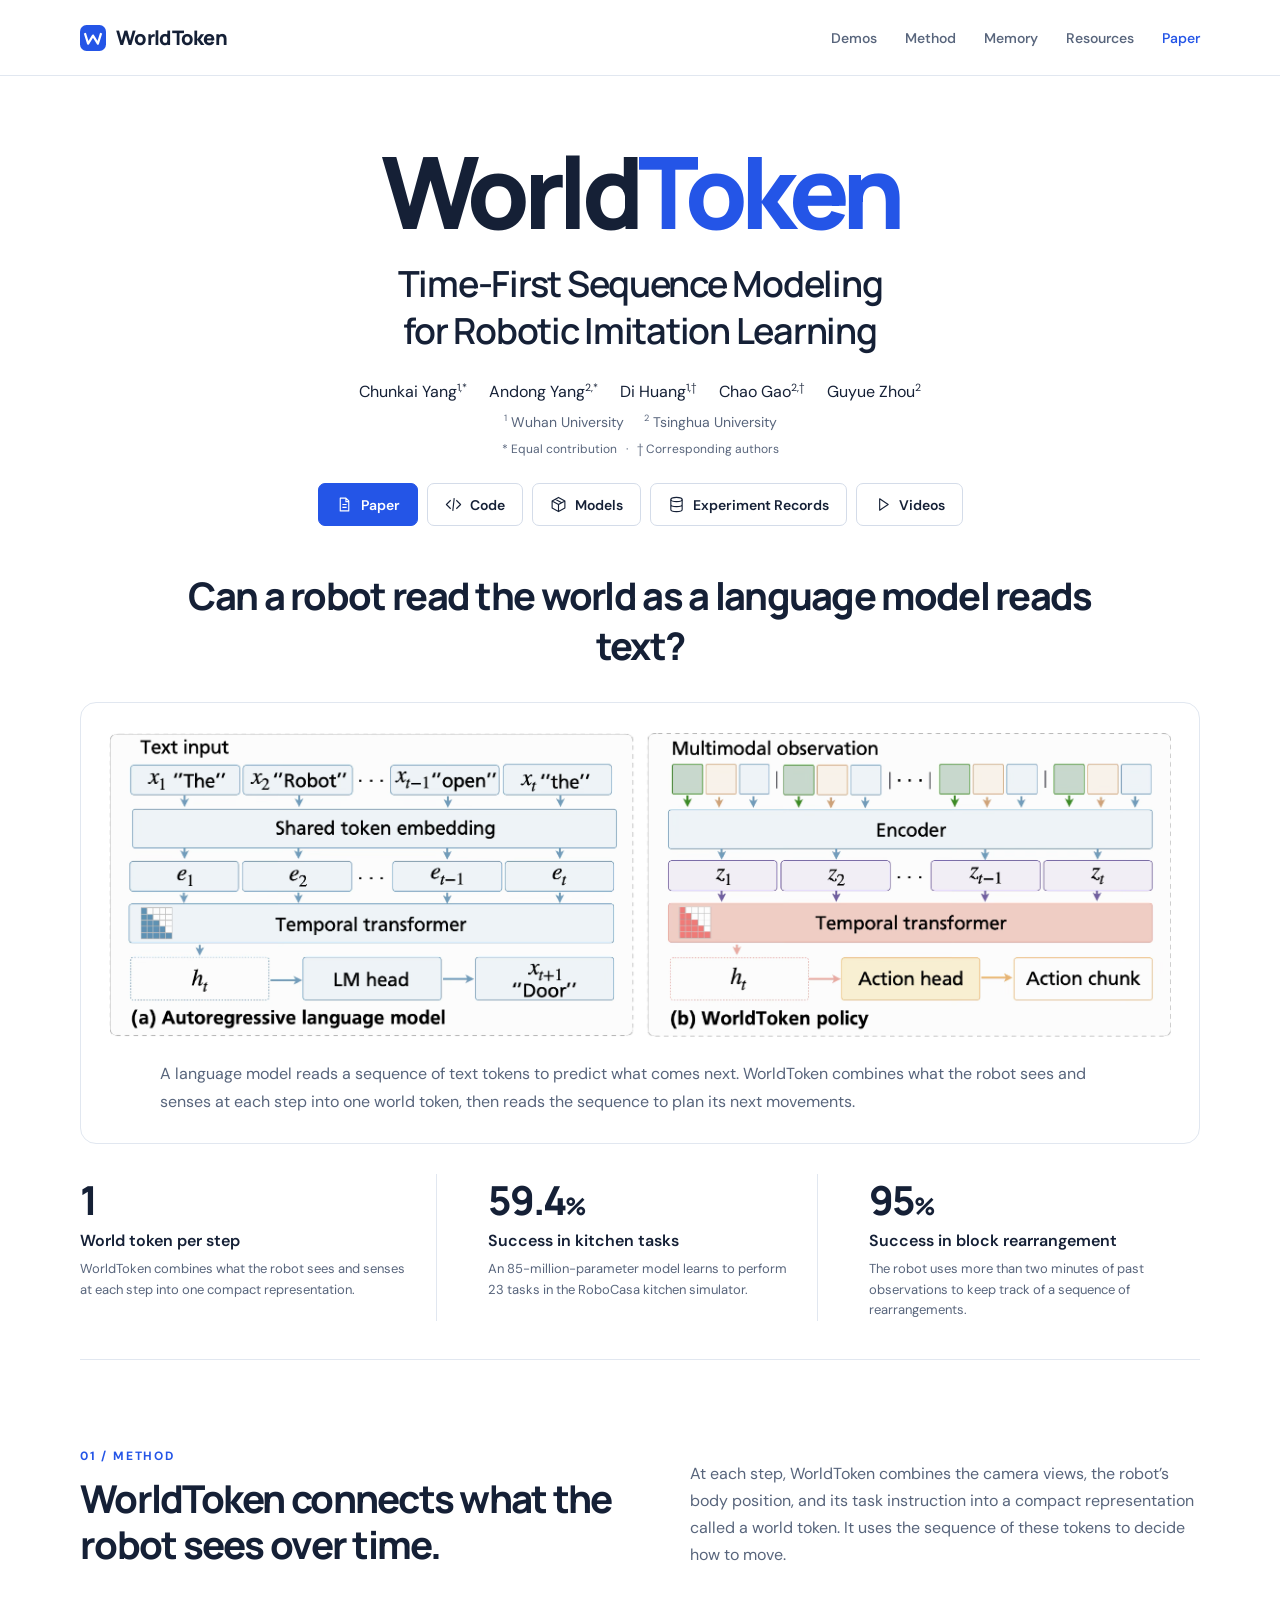
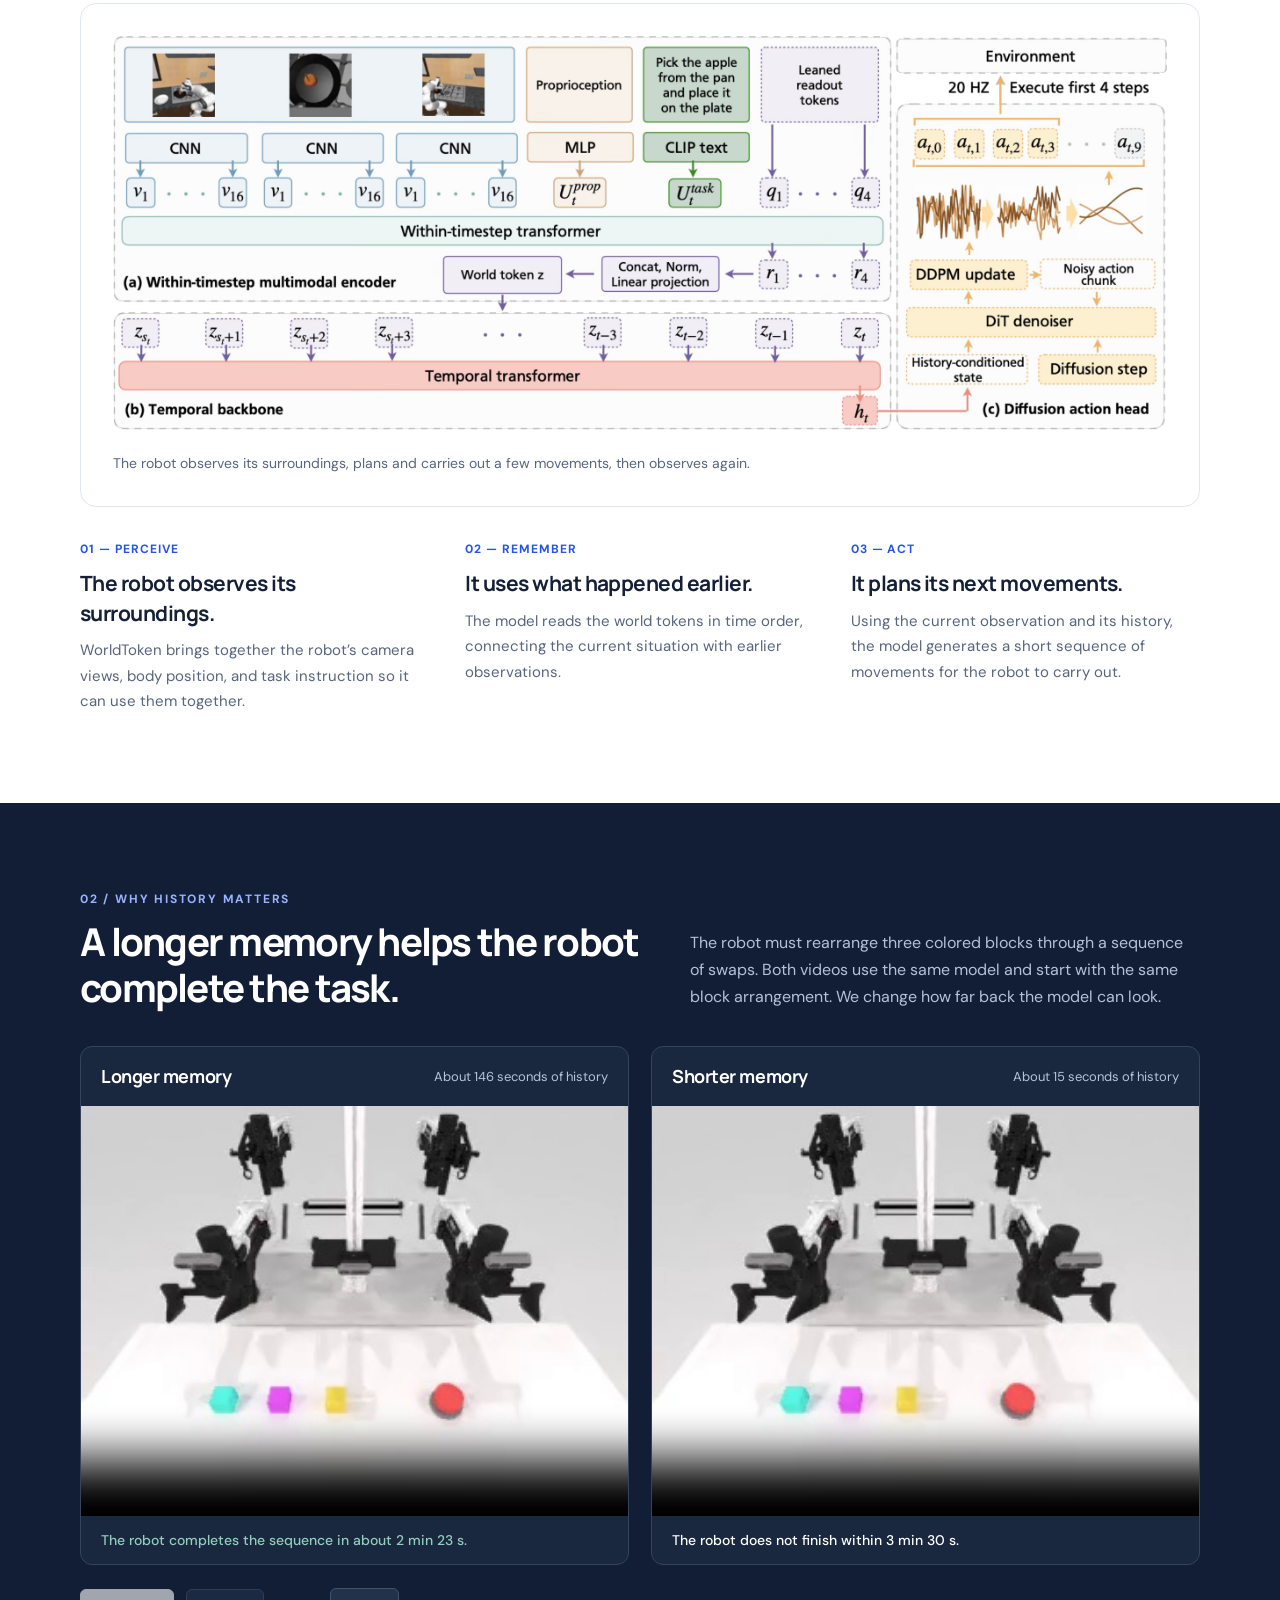
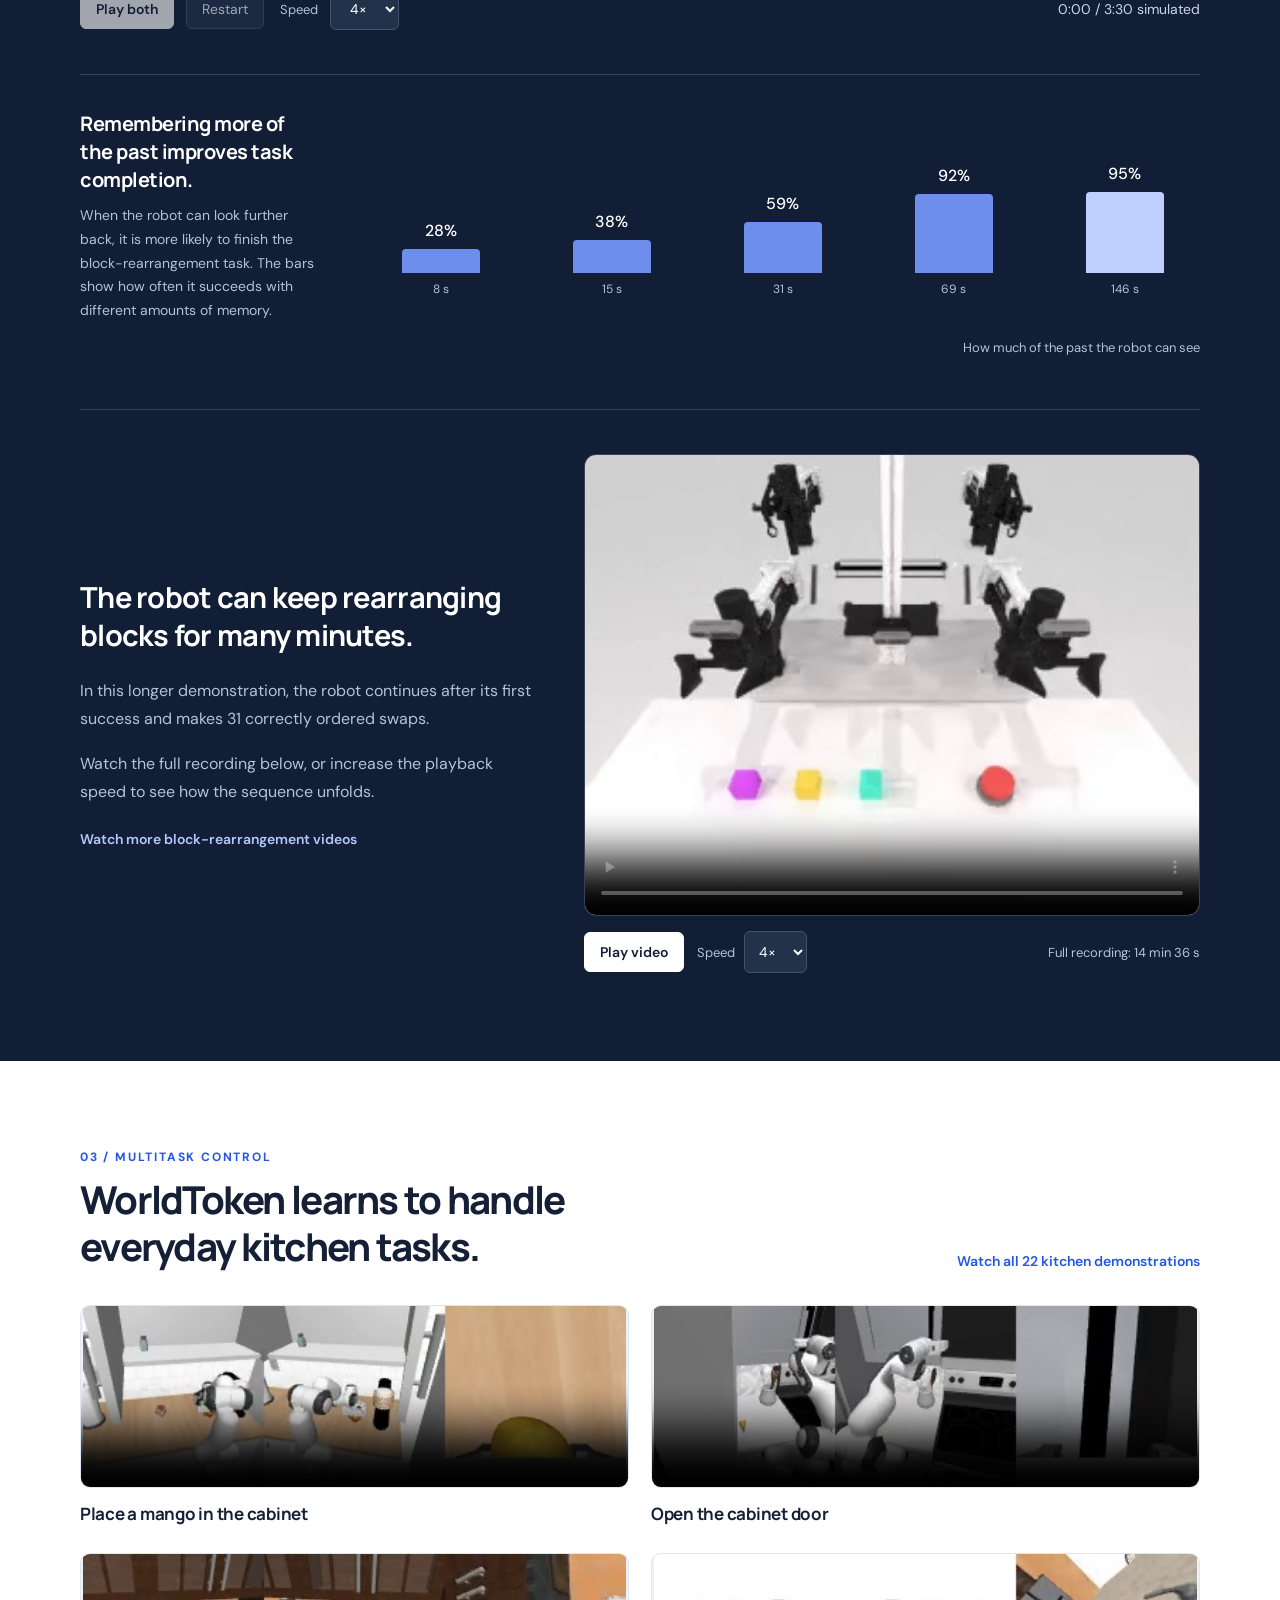
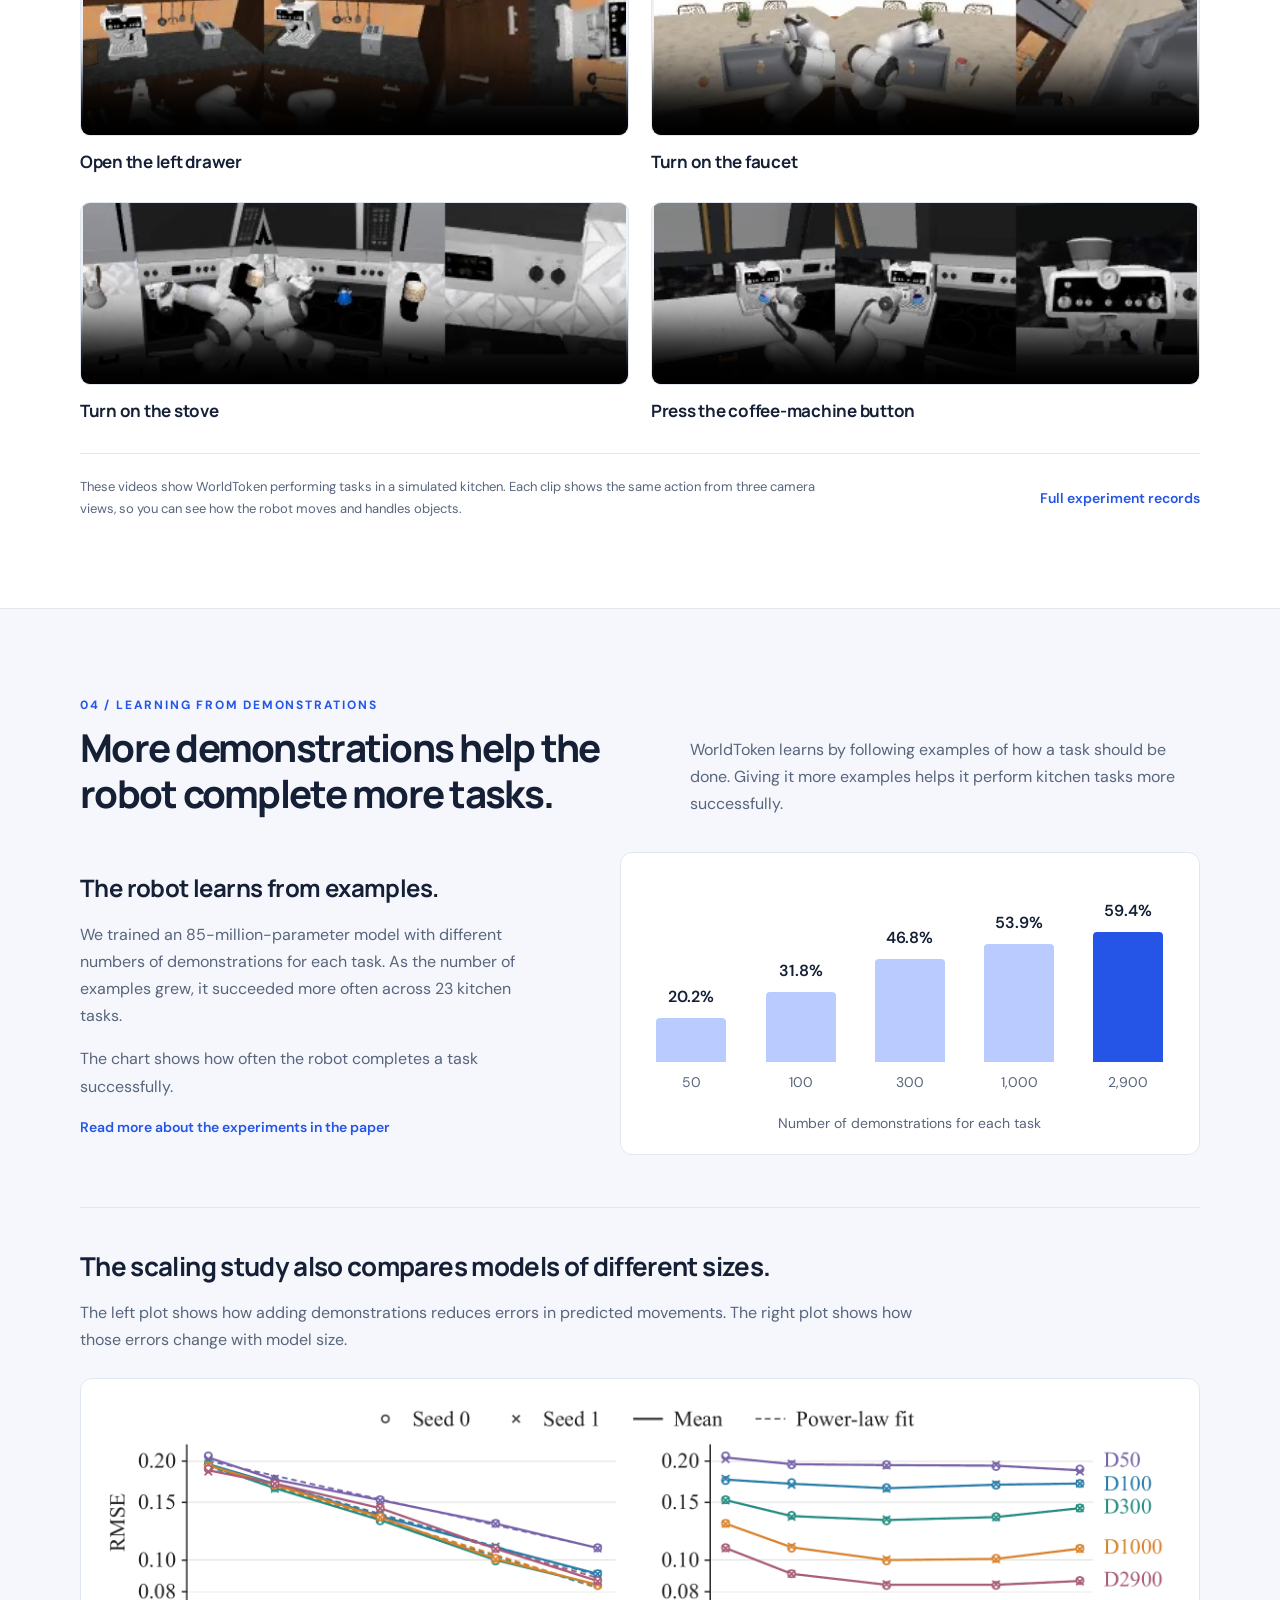
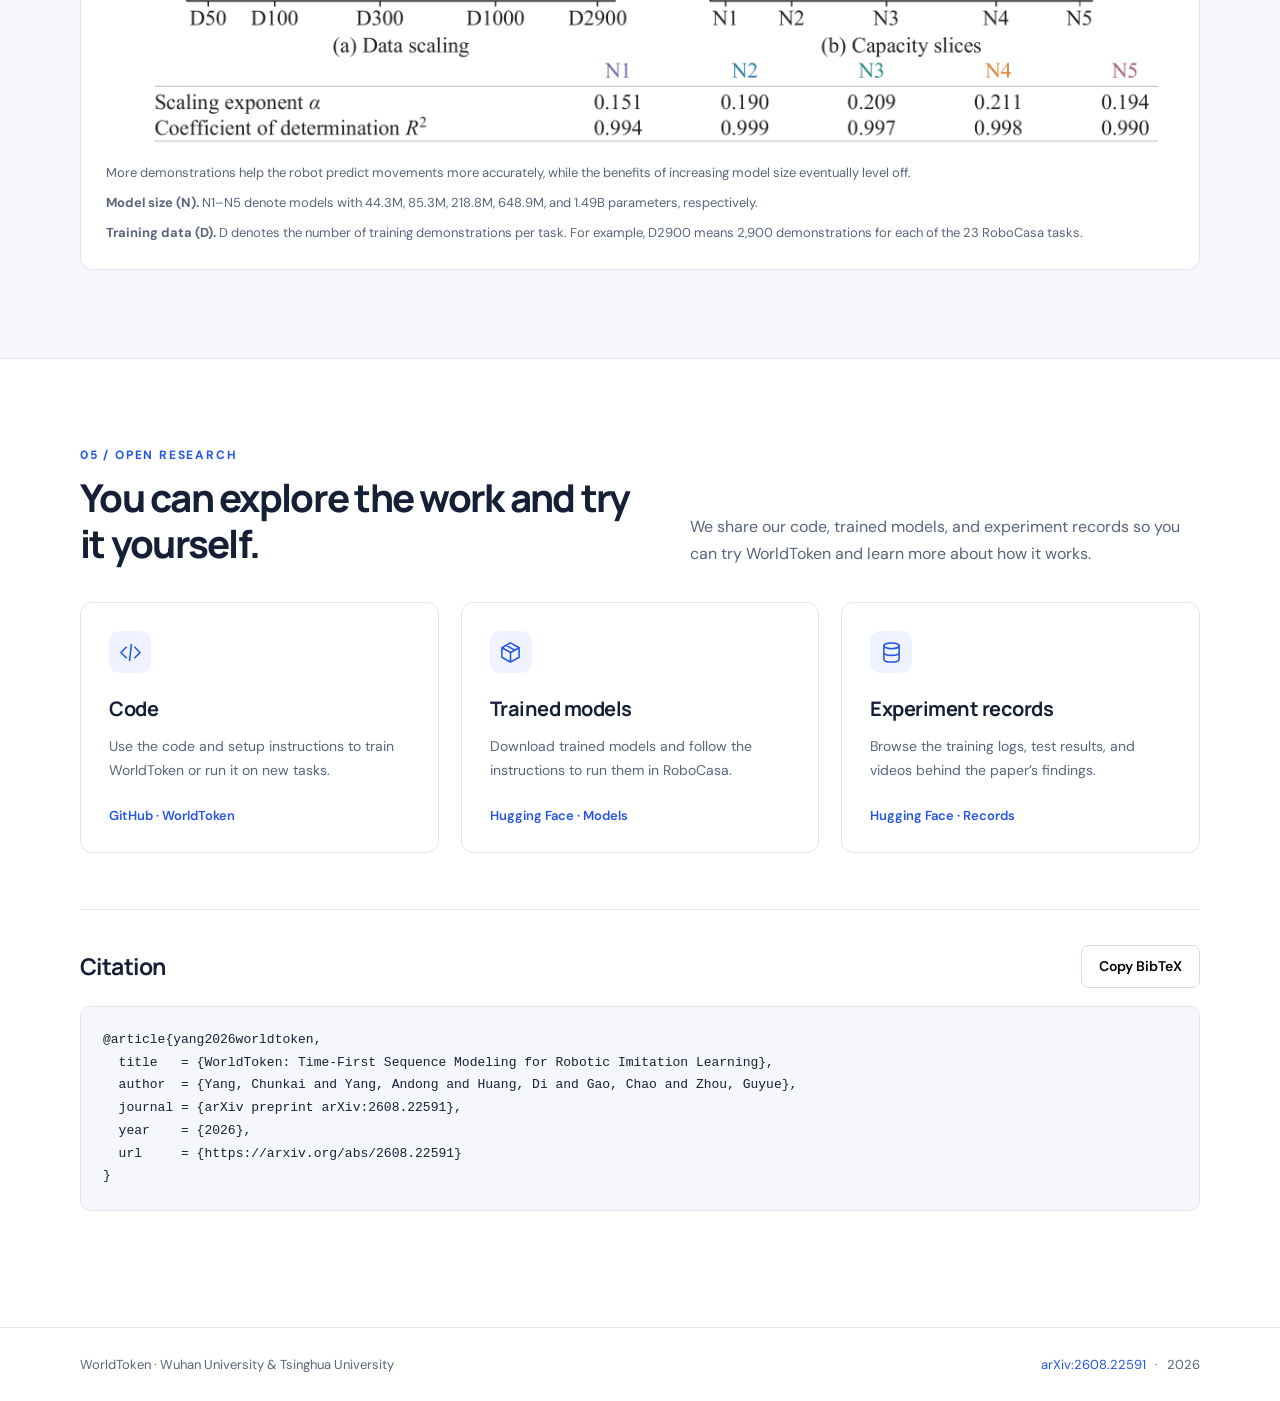
<file: index.html>
<!doctype html>
<html lang="en">
<head>
  <meta charset="utf-8"><meta name="viewport" content="width=device-width,initial-scale=1">
  <title>WorldToken — Time-First Sequence Modeling for Robotic Imitation Learning</title>
  <meta name="description" content="WorldToken learns from demonstrations and uses past observations to decide what a robot should do next. Watch it perform kitchen tasks and remember sequences of block rearrangements.">
  <meta name="theme-color" content="#2455e7">
  <link rel="icon" type="image/svg+xml" href="data:image/svg+xml,%3Csvg xmlns='http://www.w3.org/2000/svg' viewBox='0 0 32 32'%3E%3Crect width='32' height='32' rx='8' fill='%232455e7'/%3E%3Cpath d='M6 10l4 13 6-10 6 10 4-13' fill='none' stroke='white' stroke-width='3' stroke-linejoin='round'/%3E%3C/svg%3E">
  <link rel="stylesheet" href="styles.css"><script src="site.js" defer></script>
</head>
<body>
<a class="skip" href="#main">Skip to content</a>
<svg xmlns="http://www.w3.org/2000/svg" style="position:absolute;width:0;height:0;overflow:hidden" aria-hidden="true"><defs>
 <symbol id="icon-paper" viewBox="0 0 24 24"><path d="M14 3H6v18h12V7l-4-4Zm0 0v5h4M9 12h6m-6 4h6" fill="none" stroke="currentColor" stroke-width="1.6" stroke-linejoin="round"/></symbol>
 <symbol id="icon-code" viewBox="0 0 24 24"><path d="m8 6-6 6 6 6m8-12 6 6-6 6m-3-15-2 18" fill="none" stroke="currentColor" stroke-width="1.6" stroke-linejoin="round"/></symbol>
 <symbol id="icon-model" viewBox="0 0 24 24"><path d="m12 2 9 5v10l-9 5-9-5V7l9-5Zm0 10 9-5M12 12 3 7m9 5v10M7.5 4.5l9 5" fill="none" stroke="currentColor" stroke-width="1.6" stroke-linejoin="round"/></symbol>
 <symbol id="icon-data" viewBox="0 0 24 24"><ellipse cx="12" cy="5" rx="8" ry="3" fill="none" stroke="currentColor" stroke-width="1.6"/><path d="M4 5v14c0 4 16 4 16 0V5M4 12c0 4 16 4 16 0" fill="none" stroke="currentColor" stroke-width="1.6"/></symbol>
 <symbol id="icon-play" viewBox="0 0 24 24"><path d="m8 4 12 8-12 8V4Z" fill="none" stroke="currentColor" stroke-width="1.6" stroke-linejoin="round"/></symbol>
</defs></svg>
<header class="topbar"><div class="wrap">
 <a class="brand" href="#" aria-label="WorldToken home"><svg viewBox="0 0 32 32" aria-hidden="true"><rect x="0" y="0" width="32" height="32" rx="8" fill="#2455e7"/><path d="m6 10 4 13 6-10 6 10 4-13" fill="none" stroke="#fff" stroke-width="2.7" stroke-linejoin="round"/></svg>WorldToken</a>
 <nav class="nav" aria-label="Main navigation"><a href="#memory">Demos</a><a href="#method">Method</a><a href="#memory">Memory</a><a href="#resources">Resources</a><a class="nav-paper" href="https://arxiv.org/abs/2608.22591" target="_blank" rel="noopener">Paper</a></nav>
</div></header>
<main id="main">
 <section class="hero wrap" aria-labelledby="paper-title">
  <h1 id="paper-title">World<span>Token</span></h1>
  <h2>Time-First Sequence Modeling<br>for Robotic Imitation Learning</h2>
  <div class="authors"><span>Chunkai Yang<sup>1,*</sup></span><span>Andong Yang<sup>2,*</sup></span><span>Di Huang<sup>1,†</sup></span><span>Chao Gao<sup>2,†</sup></span><span>Guyue Zhou<sup>2</sup></span></div>
  <p class="institutions"><sup>1</sup> Wuhan University &nbsp; &nbsp; <sup>2</sup> Tsinghua University</p>
  <p class="author-note">* Equal contribution &nbsp; · &nbsp; † Corresponding authors</p>
  <div class="resource-buttons">
   <a class="button primary" href="https://arxiv.org/abs/2608.22591" target="_blank" rel="noopener"><svg aria-hidden="true"><use href="#icon-paper"/></svg>Paper</a>
   <a class="button" href="https://github.com/me271828/WorldToken" target="_blank" rel="noopener"><svg aria-hidden="true"><use href="#icon-code"/></svg>Code</a>
   <a class="button" href="https://huggingface.co/mepi31415/WorldToken_Checkpoints" target="_blank" rel="noopener"><svg aria-hidden="true"><use href="#icon-model"/></svg>Models</a>
   <a class="button" href="https://huggingface.co/datasets/mepi31415/WorldToken_Experiment_Records" target="_blank" rel="noopener"><svg aria-hidden="true"><use href="#icon-data"/></svg>Experiment Records</a>
   <a class="button" href="#memory"><svg aria-hidden="true"><use href="#icon-play"/></svg>Videos</a>
  </div>
 </section>
 <section class="overview wrap" aria-labelledby="opening-question">
  <h2 class="opening-question" id="opening-question">Can a robot read the world as a language model reads text?</h2>
  <figure class="opening-figure"><img src="assets/sequence-overview.webp" alt="Paper Figure 1 compares a language model that reads text tokens with WorldToken, which reads a sequence of robot observations to generate actions." width="2200" height="635" fetchpriority="high"><figcaption>A language model reads a sequence of text tokens to predict what comes next. WorldToken combines what the robot sees and senses at each step into one world token, then reads the sequence to plan its next movements.</figcaption></figure>
  <div class="stats">
   <div class="stat"><span class="stat-value">1</span><span class="stat-label">World token per step</span><small>WorldToken combines what the robot sees and senses at each step into one compact representation.</small></div>
   <div class="stat"><span class="stat-value">59.4<span style="font-size:.6em">%</span></span><span class="stat-label">Success in kitchen tasks</span><small>An 85-million-parameter model learns to perform 23 tasks in the RoboCasa kitchen simulator.</small></div>
   <div class="stat"><span class="stat-value">95<span style="font-size:.6em">%</span></span><span class="stat-label">Success in block rearrangement</span><small>The robot uses more than two minutes of past observations to keep track of a sequence of rearrangements.</small></div>
  </div>
 </section>
 <section class="section wrap" id="method">
  <div class="section-head"><div><span class="eyebrow">01 / Method</span><h2>WorldToken connects what the robot sees over time.</h2></div><p class="intro">At each step, WorldToken combines the camera views, the robot’s body position, and its task instruction into a compact representation called a world token. It uses the sequence of these tokens to decide how to move.</p></div>
  <figure class="method-figure"><img src="assets/architecture.webp" alt="WorldToken combines what the robot sees and senses, connects it with earlier observations, and plans the next movements." loading="lazy" width="2400" height="896"><figcaption>The robot observes its surroundings, plans and carries out a few movements, then observes again.</figcaption></figure>
  <div class="steps"><article><span class="step-number">01 — PERCEIVE</span><h3>The robot observes its surroundings.</h3><p>WorldToken brings together the robot’s camera views, body position, and task instruction so it can use them together.</p></article><article><span class="step-number">02 — REMEMBER</span><h3>It uses what happened earlier.</h3><p>The model reads the world tokens in time order, connecting the current situation with earlier observations.</p></article><article><span class="step-number">03 — ACT</span><h3>It plans its next movements.</h3><p>Using the current observation and its history, the model generates a short sequence of movements for the robot to carry out.</p></article></div>
 </section>
 <section class="section memory" id="memory"><div class="wrap">
  <div class="section-head"><div><span class="eyebrow">02 / Why history matters</span><h2>A longer memory helps the robot complete the task.</h2></div><p class="intro">The robot must rearrange three colored blocks through a sequence of swaps. Both videos use the same model and start with the same block arrangement. We change how far back the model can look.</p></div>
  <div class="comparison">
   <article class="compare-card"><div class="compare-title"><h3>Longer memory</h3><span>About 146 seconds of history</span></div><video id="history-long" controls muted playsinline preload="metadata" poster="assets/history-long.jpg" aria-label="The robot rearranges blocks with a longer memory"><source src="demos/rmbench/videos/history608_seed100015.mp4" type="video/mp4"></video><div class="compare-foot"><strong class="positive">The robot completes the sequence in about 2 min 23 s.</strong></div></article>
   <article class="compare-card"><div class="compare-title"><h3>Shorter memory</h3><span>About 15 seconds of history</span></div><video id="history-short" controls muted playsinline preload="metadata" poster="assets/history-short.jpg" aria-label="The robot attempts the same task with a shorter memory"><source src="demos/rmbench/videos/history64_seed100015.mp4" type="video/mp4"></video><div class="compare-foot"><strong>The robot does not finish within 3 min 30 s.</strong></div></article>
  </div>
  <div class="player-tools"><button class="play-both" id="play-both" type="button" disabled>Play both</button><button id="restart-both" type="button" disabled>Restart</button><label for="compare-speed">Speed</label><select id="compare-speed"><option value="1">1×</option><option value="2">2×</option><option value="4" selected>4×</option><option value="8">8×</option></select><output id="compare-clock" aria-label="Simulation time">0:00 / 3:30 simulated</output></div>
  <p id="compare-error" class="playback-error" role="alert" hidden>Playback could not start. Please use the individual video controls.</p>
  <div class="history-chart"><div><h3>Remembering more of the past improves task completion.</h3><p>When the robot can look further back, it is more likely to finish the block-rearrangement task. The bars show how often it succeeds with different amounts of memory.</p></div><div class="bars" role="img" aria-label="Task completion with approximately 8, 15, 31, 69, and 146 seconds of history: 28, 38, 59, 92, and 95 percent."><div class="bar-item"><strong>28%</strong><div class="bar" style="--value:28"></div><span>8 s</span></div><div class="bar-item"><strong>38%</strong><div class="bar" style="--value:38"></div><span>15 s</span></div><div class="bar-item"><strong>59%</strong><div class="bar" style="--value:59"></div><span>31 s</span></div><div class="bar-item"><strong>92%</strong><div class="bar" style="--value:92"></div><span>69 s</span></div><div class="bar-item"><strong>95%</strong><div class="bar" style="--value:95"></div><span>146 s</span></div></div></div><p class="chart-axis">How much of the past the robot can see</p>
  <section class="extended-demo" id="long-demonstration" aria-labelledby="extended-heading">
   <div class="extended-copy"><h3 id="extended-heading">The robot can keep rearranging blocks for many minutes.</h3><p>In this longer demonstration, the robot continues after its first success and makes 31 correctly ordered swaps.</p><p>Watch the full recording below, or increase the playback speed to see how the sequence unfolds.</p><a class="section-link" href="demos/rmbench/">Watch more block-rearrangement videos</a></div>
   <div class="extended-player"><video id="extended-video" controls muted playsinline preload="metadata" poster="assets/extended-poster.jpg" aria-label="The robot continues rearranging blocks for more than 14 minutes"><source src="demos/rmbench/videos/extended_seed100008.mp4" type="video/mp4"></video><div class="player-tools"><button type="button" class="play-both" id="extended-toggle">Play video</button><label for="extended-speed">Speed</label><select id="extended-speed"><option value="1">1×</option><option value="2">2×</option><option value="4" selected>4×</option><option value="8">8×</option><option value="16">16×</option></select><span class="recording-duration">Full recording: 14 min 36 s</span></div><p id="extended-error" class="playback-error" role="alert" hidden>The video could not start. Please try the video’s own play button.</p></div>
  </section>
 </div></section>
 <section class="section wrap" id="demonstrations">
  <div class="section-head"><div><span class="eyebrow">03 / Multitask control</span><h2>WorldToken learns to handle everyday kitchen tasks.</h2></div><a class="section-link" href="demos/robocasa/">Watch all 22 kitchen demonstrations</a></div>
  <div class="demo-grid" id="demo-grid"><article class="demo-card"><video controls loop muted playsinline preload="none" poster="assets/PnPCounterToCab.jpg" aria-label="Place a mango in the cabinet"><source src="demos/robocasa/videos/01_Pick_and_Place/PnPCounterToCab.mp4" type="video/mp4"></video><h3>Place a mango in the cabinet</h3></article>
<article class="demo-card"><video controls loop muted playsinline preload="none" poster="assets/OpenSingleDoor.jpg" aria-label="Open the cabinet door"><source src="demos/robocasa/videos/02_Opening_and_closing_doors/OpenSingleDoor.mp4" type="video/mp4"></video><h3>Open the cabinet door</h3></article>
<article class="demo-card"><video controls loop muted playsinline preload="none" poster="assets/OpenDrawer.jpg" aria-label="Open the left drawer"><source src="demos/robocasa/videos/03_Opening_and_closing_drawers/OpenDrawer.mp4" type="video/mp4"></video><h3>Open the left drawer</h3></article>
<article class="demo-card"><video controls loop muted playsinline preload="none" poster="assets/TurnOnSinkFaucet.jpg" aria-label="Turn on the faucet"><source src="demos/robocasa/videos/04_Turning_levers/TurnOnSinkFaucet.mp4" type="video/mp4"></video><h3>Turn on the faucet</h3></article>
<article class="demo-card"><video controls loop muted playsinline preload="none" poster="assets/TurnOnStove.jpg" aria-label="Turn on the stove"><source src="demos/robocasa/videos/05_Twisting_knobs/TurnOnStove.mp4" type="video/mp4"></video><h3>Turn on the stove</h3></article>
<article class="demo-card"><video controls loop muted playsinline preload="none" poster="assets/CoffeePressButton.jpg" aria-label="Press the coffee-machine button"><source src="demos/robocasa/videos/07_Pressing_buttons/CoffeePressButton.mp4" type="video/mp4"></video><h3>Press the coffee-machine button</h3></article></div>
  <div class="gallery-note"><p>These videos show WorldToken performing tasks in a simulated kitchen. Each clip shows the same action from three camera views, so you can see how the robot moves and handles objects.</p><a class="section-link" href="https://huggingface.co/datasets/mepi31415/WorldToken_Experiment_Records" target="_blank" rel="noopener">Full experiment records</a></div>
 </section>
 <section class="section results" id="results"><div class="wrap">
  <div class="section-head"><div><span class="eyebrow">04 / Learning from demonstrations</span><h2>More demonstrations help the robot complete more tasks.</h2></div><p class="intro">WorldToken learns by following examples of how a task should be done. Giving it more examples helps it perform kitchen tasks more successfully.</p></div>
  <div class="learning-results">
   <div class="learning-copy"><h3>The robot learns from examples.</h3><p>We trained an 85-million-parameter model with different numbers of demonstrations for each task. As the number of examples grew, it succeeded more often across 23 kitchen tasks.</p><p>The chart shows how often the robot completes a task successfully.</p><a class="section-link" href="https://arxiv.org/pdf/2608.22591" target="_blank" rel="noopener">Read more about the experiments in the paper</a></div>
   <figure class="learning-chart"><div class="learning-bars" role="img" aria-label="Task completion with 50, 100, 300, 1000, and 2900 demonstrations per task: 20.2, 31.8, 46.8, 53.9, and 59.4 percent.">
    <div class="learning-bar"><strong>20.2%</strong><div style="--value:20.2"></div><span>50</span></div>
    <div class="learning-bar"><strong>31.8%</strong><div style="--value:31.8"></div><span>100</span></div>
    <div class="learning-bar"><strong>46.8%</strong><div style="--value:46.8"></div><span>300</span></div>
    <div class="learning-bar"><strong>53.9%</strong><div style="--value:53.9"></div><span>1,000</span></div>
    <div class="learning-bar"><strong>59.4%</strong><div style="--value:59.4"></div><span>2,900</span></div>
   </div><figcaption>Number of demonstrations for each task</figcaption></figure>
  </div>
  <div class="paper-scaling"><h3>The scaling study also compares models of different sizes.</h3><p>The left plot shows how adding demonstrations reduces errors in predicted movements. The right plot shows how those errors change with model size.</p><figure class="result-figure"><img src="assets/scaling.webp" alt="Paper Figure 4 compares action prediction errors across different numbers of demonstrations and different model sizes." width="2200" height="700" loading="lazy"><figcaption><p>More demonstrations help the robot predict movements more accurately, while the benefits of increasing model size eventually level off.</p><p><strong>Model size (N).</strong> N1–N5 denote models with 44.3M, 85.3M, 218.8M, 648.9M, and 1.49B parameters, respectively.</p><p><strong>Training data (D).</strong> D denotes the number of training demonstrations per task. For example, D2900 means 2,900 demonstrations for each of the 23 RoboCasa tasks.</p></figcaption></figure></div>
 </div></section>
<section class="section wrap" id="resources">
  <div class="section-head"><div><span class="eyebrow">05 / Open research</span><h2>You can explore the work and try it yourself.</h2></div><p class="intro">We share our code, trained models, and experiment records so you can try WorldToken and learn more about how it works.</p></div>
  <div class="resource-grid">
   <a class="resource-card" href="https://github.com/me271828/WorldToken" target="_blank" rel="noopener"><div class="resource-icon"><svg aria-hidden="true"><use href="#icon-code"/></svg></div><h3>Code</h3><p>Use the code and setup instructions to train WorldToken or run it on new tasks.</p><span class="section-link">GitHub · WorldToken</span></a>
   <a class="resource-card" href="https://huggingface.co/mepi31415/WorldToken_Checkpoints" target="_blank" rel="noopener"><div class="resource-icon"><svg aria-hidden="true"><use href="#icon-model"/></svg></div><h3>Trained models</h3><p>Download trained models and follow the instructions to run them in RoboCasa.</p><span class="section-link">Hugging Face · Models</span></a>
   <a class="resource-card" href="https://huggingface.co/datasets/mepi31415/WorldToken_Experiment_Records" target="_blank" rel="noopener"><div class="resource-icon"><svg aria-hidden="true"><use href="#icon-data"/></svg></div><h3>Experiment records</h3><p>Browse the training logs, test results, and videos behind the paper’s findings.</p><span class="section-link">Hugging Face · Records</span></a>
  </div>
  <div class="citation"><div class="citation-head"><h3>Citation</h3><button class="button" type="button" id="copy-bibtex">Copy BibTeX</button></div><pre id="bibtex">@article{yang2026worldtoken,
  title   = {WorldToken: Time-First Sequence Modeling for Robotic Imitation Learning},
  author  = {Yang, Chunkai and Yang, Andong and Huang, Di and Gao, Chao and Zhou, Guyue},
  journal = {arXiv preprint arXiv:2608.22591},
  year    = {2026},
  url     = {https://arxiv.org/abs/2608.22591}
}</pre><p class="copy-status" id="copy-status" role="status"></p></div>
 </section>
</main>
<footer class="footer"><div class="wrap"><span>WorldToken · Wuhan University &amp; Tsinghua University</span><span><a href="https://arxiv.org/abs/2608.22591">arXiv:2608.22591</a> &nbsp; · &nbsp; 2026</span></div></footer>
</body></html>
</file>
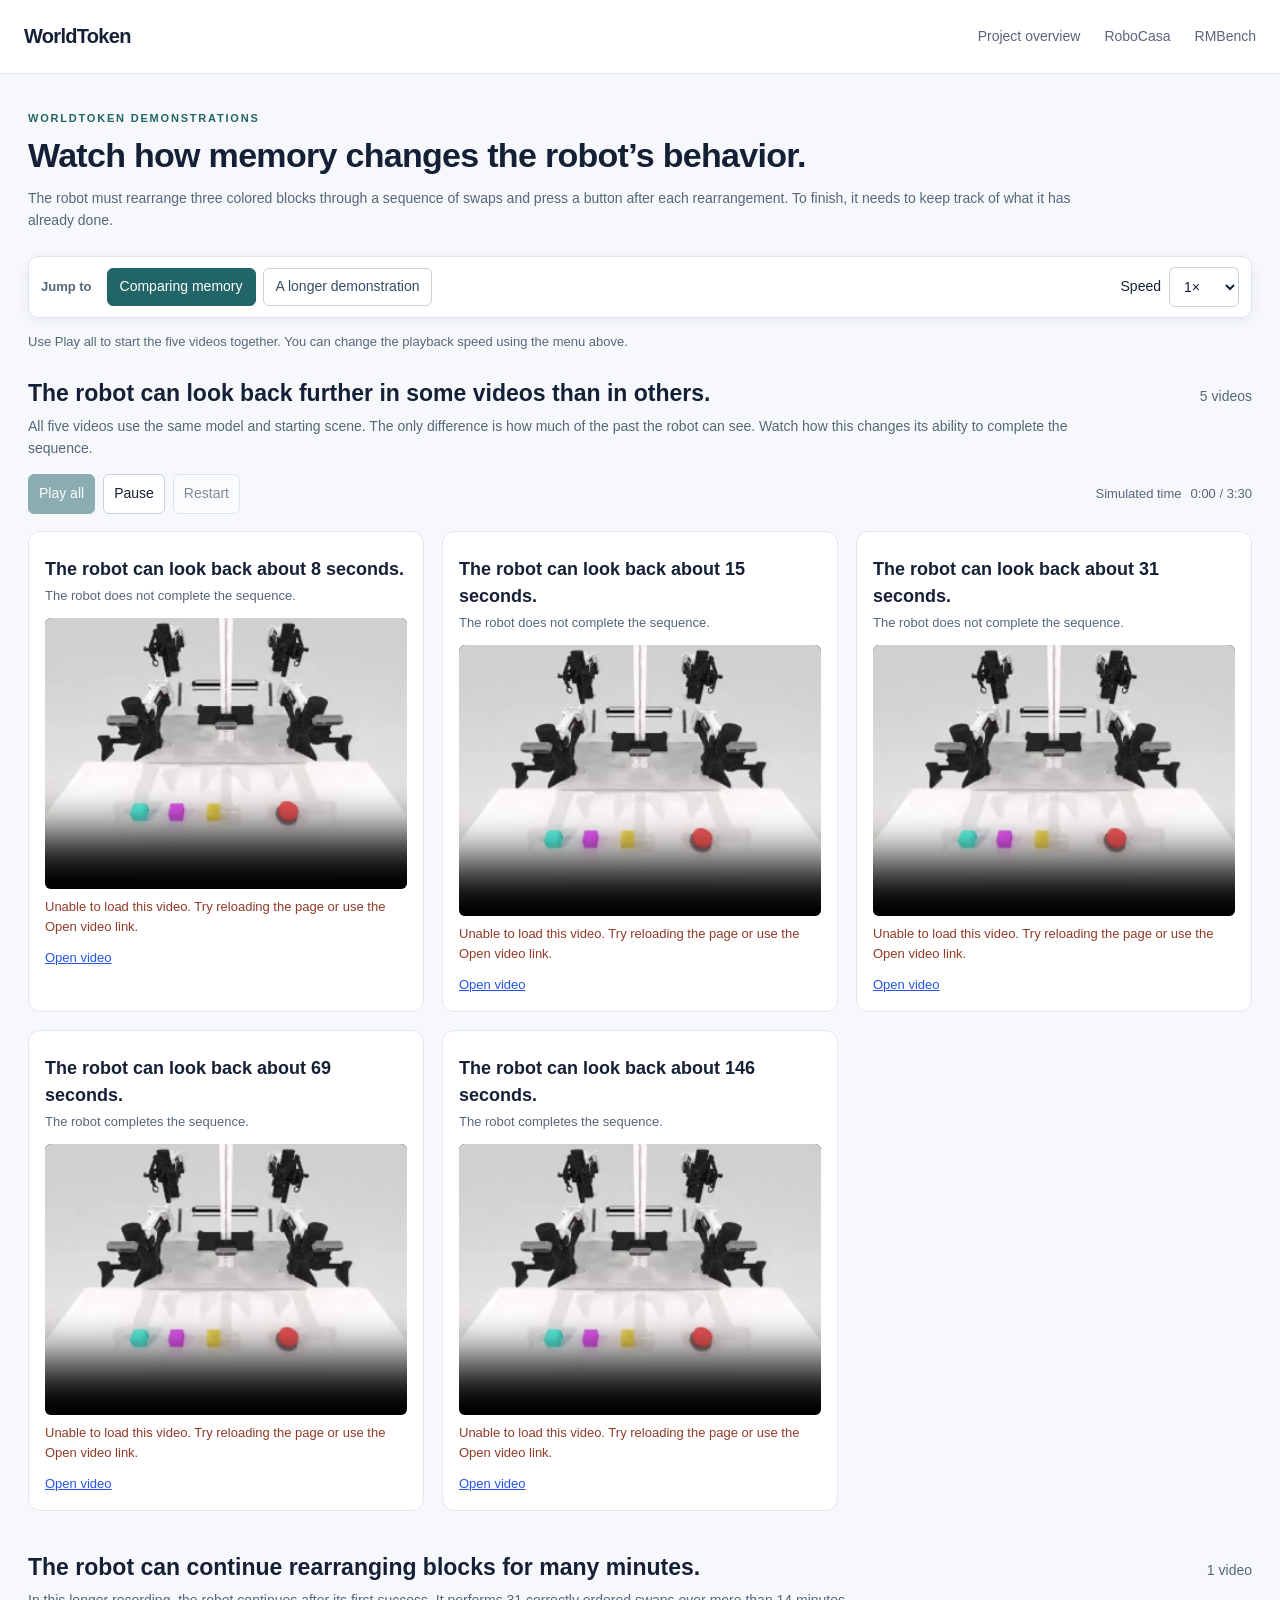
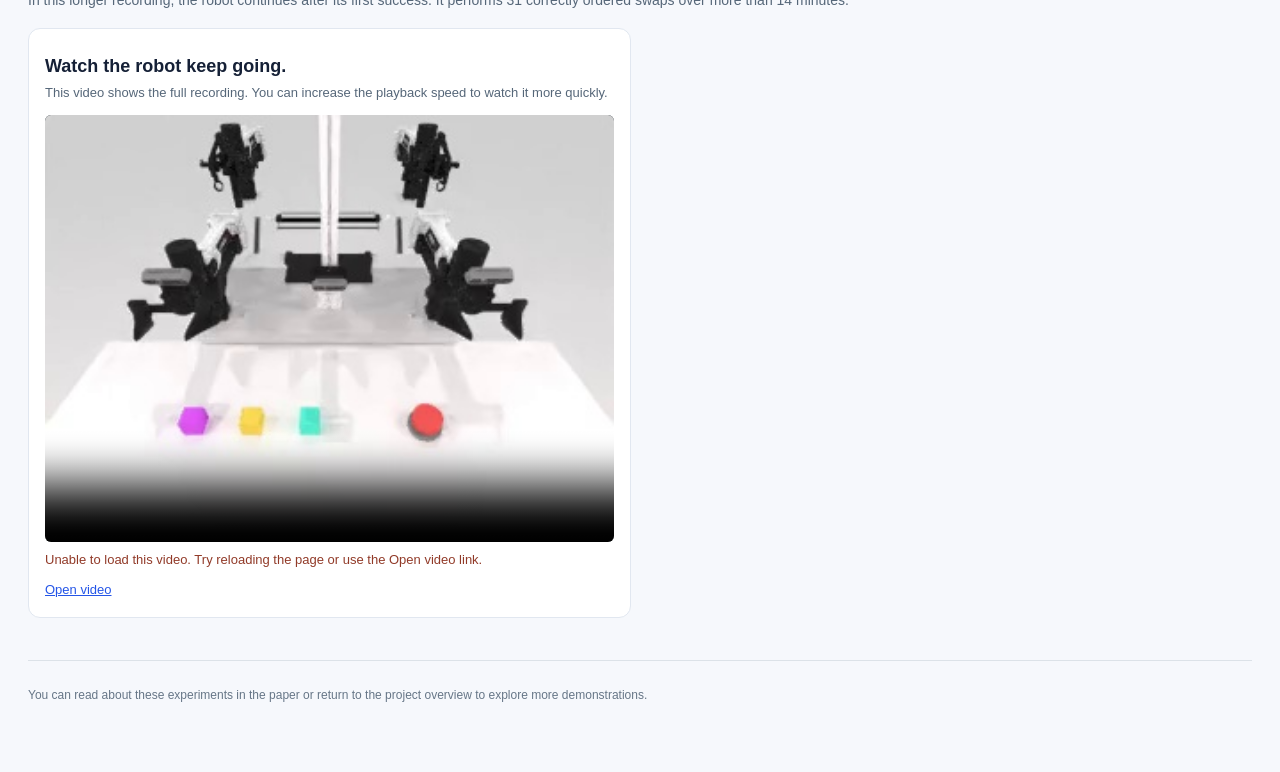
<file: demos/rmbench/index.html>
<!doctype html>
<html lang="en"><head><meta charset="utf-8"><meta name="viewport" content="width=device-width,initial-scale=1">
<meta name="color-scheme" content="light"><title>Memory demonstrations | WorldToken</title>
<link rel="icon" href="data:image/svg+xml,%3Csvg xmlns='http://www.w3.org/2000/svg' viewBox='0 0 32 32'%3E%3Crect width='32' height='32' rx='7' fill='%23226568'/%3E%3Cpath d='M12 8v16l13-8z' fill='white'/%3E%3C/svg%3E">
<style>*{box-sizing:border-box}
html{scroll-behavior:smooth}
body{margin:0;background:#f5f6f8;color:#192431;font:16px/1.55 system-ui,-apple-system,BlinkMacSystemFont,"Segoe UI",sans-serif}
main{max-width:1320px;margin:auto;padding:36px 28px 60px}
h1{font-size:34px;line-height:1.2;letter-spacing:-.7px;margin:8px 0 12px}
h2{font-size:23px;line-height:1.3;margin:0}
h3{font-size:18px;font-weight:600;line-height:1.4;margin:8px 0 3px}
p{margin:8px 0}a{color:#226568}header{margin-bottom:25px}
.eyebrow{text-transform:uppercase;letter-spacing:1.8px;font-size:11px;font-weight:700;color:#226568}
.instruction{max-width:1050px;font-size:14px;color:#566779;margin-top:12px}
.instruction strong{font-weight:600;color:#344d63}
.context-note{font-size:14px;line-height:1.6;max-width:1120px;color:#425c6b;margin:16px 0 0;padding:10px 14px;background:#edf3f3;border-left:3px solid #8bafae;border-radius:0 6px 6px 0}
.context-note strong{color:#226568;font-weight:650}
.toolbar{position:sticky;top:10px;z-index:5;display:grid;grid-template-columns:auto 1fr auto;gap:12px;align-items:center;background:#ffffffed;border:1px solid #dce2e8;padding:10px 12px;margin-bottom:30px;border-radius:10px;backdrop-filter:blur(10px);box-shadow:0 3px 12px #1a2d4310}
.jump-label{font-size:13px;font-weight:600;color:#566779;white-space:nowrap;padding-right:3px}
.group-tabs{display:flex;gap:7px;flex-wrap:wrap}
.group-tabs a{display:inline-block;text-decoration:none;font-size:14px;padding:7px 12px;border:1px solid #c7d1dc;border-radius:6px;background:#fff;color:#344d63;white-space:nowrap}
.group-tabs a:hover{background:#eef4f4}
.group-tabs a[aria-current="location"]{background:#226568;color:#fff;border-color:#226568}
.speed{display:flex;align-items:center;gap:8px;margin-left:auto;font-size:14px}
select,button{font:inherit;font-size:14px;padding:7px 10px;border:1px solid #c7d1dc;background:white;border-radius:6px;color:inherit}
button{cursor:pointer}button:disabled{cursor:default;opacity:.5}
sub{font-size:.7em;line-height:0;position:relative;vertical-align:baseline;bottom:-.22em}
.playback-note{font-size:13px;color:#566779;margin:-16px 0 27px}
.comparison-controls{display:flex;align-items:center;flex-wrap:wrap;gap:8px;margin:14px 0 0}
.play-button{color:#fff;background:#226568;border-color:#226568}
.play-button[aria-pressed="true"]{background:#174d50}
.shared-clock{margin-left:auto;font-size:13px;color:#566779;font-variant-numeric:tabular-nums;display:flex;gap:9px}
.video-wrap{position:relative}
.end-label{position:absolute;top:8px;right:8px;background:#192431dc;color:white;border-radius:4px;padding:3px 7px;font-size:11px;pointer-events:none}
.outcome-note.strict-note{color:#366452}
:focus-visible{outline:3px solid #508dad;outline-offset:3px}
.group{margin-bottom:42px;scroll-margin-top:var(--anchor-offset,100px)}
.group-head{display:flex;align-items:baseline;justify-content:space-between;gap:14px}
.count{font-size:14px;color:#566779;white-space:nowrap}
.group-note{font-size:14px;color:#566779;margin:7px 0 0;max-width:1080px}
.grid{display:grid;grid-template-columns:repeat(2,minmax(0,1fr));gap:18px;margin-top:17px}
.history-grid{grid-template-columns:repeat(3,minmax(0,1fr))}
.card{background:white;border:1px solid #dce2e8;border-radius:12px;padding:16px;min-width:0}
.card-label{display:flex;justify-content:space-between;flex-wrap:wrap;gap:8px;align-items:center;font-size:12px;color:#226568;font-weight:600}
.card-label>span:first-child{white-space:nowrap}
.outcomes{display:flex;flex-wrap:wrap;justify-content:flex-end;gap:4px}
.evaluator-only{border-color:#d8b985}
.outcome-note{font-size:13px;color:#79532d;line-height:1.5;margin:12px 0 0}
.criteria-note{font-size:13px;color:#566779;max-width:1160px;margin:14px 0 0}
.badge{font-size:11px;padding:2px 7px;border-radius:4px;font-weight:600;white-space:nowrap}
.success{color:#246147;background:#eaf4ee}.failure{color:#8d4b36;background:#f8eeea}.neutral{color:#566779;background:#edf1f5}
.card-description{font-size:13px;color:#566779;margin:0 0 12px;min-height:20px}
video{display:block;width:100%;aspect-ratio:4/3;background:#14202a;object-fit:contain;border-radius:6px}
.links{font-size:13px;margin-top:10px}
.video-error{font-size:13px;color:#913a28}
.notes{font-size:12px;color:#667687;border-top:1px solid #dce2e8;padding-top:17px}
.notes p{max-width:1050px}
[hidden]{display:none!important}
@media(max-width:1000px){.history-grid{grid-template-columns:repeat(2,minmax(0,1fr))}}
@media(max-width:680px){main{padding:24px 16px 40px}.grid{grid-template-columns:1fr}h1{font-size:29px}h2{font-size:21px}.toolbar{top:0;gap:9px;grid-template-columns:1fr auto}.jump-label{grid-column:1;grid-row:1}.group-tabs{gap:5px;width:100%;grid-column:1/-1;grid-row:2}.group-tabs a{font-size:12px;padding:7px 8px}.speed{grid-column:2;grid-row:1;margin-left:0;font-size:13px}.group-head{align-items:flex-start}.group{scroll-margin-top:var(--anchor-offset,170px)}.shared-clock{width:100%;margin:0}.outcomes{justify-content:flex-start}.context-note{font-size:13px}}
@media(prefers-reduced-motion:reduce){html{scroll-behavior:auto}}
</style><link rel="stylesheet" href="../../gallery.css"></head><body><div class="project-back"><a href="../../">WorldToken</a><nav aria-label="Project navigation"><a href="../../#demonstrations">Project overview</a><a href="../robocasa/">RoboCasa</a><a href="../rmbench/">RMBench</a></nav></div><main>
<header><div class="eyebrow">WorldToken demonstrations</div><h1>Watch how memory changes the robot’s behavior.</h1>
<p class="instruction">The robot must rearrange three colored blocks through a sequence of swaps and press a button after each rearrangement. To finish, it needs to keep track of what it has already done.</p>
</header>
<div class="toolbar"><span class="jump-label">Jump to</span><nav class="group-tabs" aria-label="Jump to section">
<a href="#history-length" aria-current="location">Comparing memory</a><a href="#extended-execution">A longer demonstration</a>
</nav><label class="speed" for="speed">Speed <select id="speed"><option value="0.5">0.5×</option><option value="1" selected>1×</option><option value="2">2×</option><option value="4">4×</option><option value="8">8×</option><option value="16">16×</option></select></label></div>
<p class="playback-note">Use Play all to start the five videos together. You can change the playback speed using the menu above.</p>
<section class="group" id="history-length" data-comparison aria-labelledby="history-title"><div class="group-head"><h2 id="history-title">The robot can look back further in some videos than in others.</h2><span class="count">5 videos</span></div>
<p class="group-note">All five videos use the same model and starting scene. The only difference is how much of the past the robot can see. Watch how this changes its ability to complete the sequence.</p>
<div class="comparison-controls" aria-label="History length playback controls"><button type="button" class="play-button" data-play aria-pressed="false" disabled>Play all</button><button type="button" data-pause>Pause</button><button type="button" data-restart disabled>Restart</button><span class="shared-clock">Simulated time <output data-clock>0:00</output></span></div><p class="comparison-error video-error" hidden>Playback could not start. Use the individual video controls or Open video links.</p>
<div class="grid history-grid">
<article class="card" id="card-history32" data-seed="100015" data-history="32">

<h3>The robot can look back about 8 seconds.</h3><p class="card-description">The robot does not complete the sequence.</p>
<div class="video-wrap"><video id="video-history32" data-duration="209.99999999999997" data-fps="16.666666666666668" controls muted playsinline preload="metadata" poster="[data-uri]" aria-label="Block rearrangement with about 8 seconds of memory"><source src="videos/history32_seed100015.mp4" type="video/mp4"></video><span class="end-label" hidden>End of recording</span></div>
<p class="video-error" role="alert" hidden>Unable to load this video. Try reloading the page or use the Open video link.</p>
<div class="links"><a href="videos/history32_seed100015.mp4" target="_blank" rel="noopener">Open video</a></div></article>
<article class="card" id="card-history64" data-seed="100015" data-history="64">

<h3>The robot can look back about 15 seconds.</h3><p class="card-description">The robot does not complete the sequence.</p>
<div class="video-wrap"><video id="video-history64" data-duration="209.99999999999997" data-fps="16.666666666666668" controls muted playsinline preload="metadata" poster="[data-uri]" aria-label="Block rearrangement with about 15 seconds of memory"><source src="videos/history64_seed100015.mp4" type="video/mp4"></video><span class="end-label" hidden>End of recording</span></div>
<p class="video-error" role="alert" hidden>Unable to load this video. Try reloading the page or use the Open video link.</p>
<div class="links"><a href="videos/history64_seed100015.mp4" target="_blank" rel="noopener">Open video</a></div></article>
<article class="card" id="card-history128" data-seed="100015" data-history="128">

<h3>The robot can look back about 31 seconds.</h3><p class="card-description">The robot does not complete the sequence.</p>
<div class="video-wrap"><video id="video-history128" data-duration="209.99999999999997" data-fps="16.666666666666668" controls muted playsinline preload="metadata" poster="[data-uri]" aria-label="Block rearrangement with about 31 seconds of memory"><source src="videos/history128_seed100015.mp4" type="video/mp4"></video><span class="end-label" hidden>End of recording</span></div>
<p class="video-error" role="alert" hidden>Unable to load this video. Try reloading the page or use the Open video link.</p>
<div class="links"><a href="videos/history128_seed100015.mp4" target="_blank" rel="noopener">Open video</a></div></article>
<article class="card" id="card-history288" data-seed="100015" data-history="288">

<h3>The robot can look back about 69 seconds.</h3><p class="card-description">The robot completes the sequence.</p>
<div class="video-wrap"><video id="video-history288" data-duration="142.44" data-fps="16.666666666666668" controls muted playsinline preload="metadata" poster="[data-uri]" aria-label="Block rearrangement with about 69 seconds of memory"><source src="videos/history288_seed100015.mp4" type="video/mp4"></video><span class="end-label" hidden>End of recording</span></div>
<p class="video-error" role="alert" hidden>Unable to load this video. Try reloading the page or use the Open video link.</p>
<div class="links"><a href="videos/history288_seed100015.mp4" target="_blank" rel="noopener">Open video</a></div></article>
<article class="card" id="card-history608" data-seed="100015" data-history="608">

<h3>The robot can look back about 146 seconds.</h3><p class="card-description">The robot completes the sequence.</p>
<div class="video-wrap"><video id="video-history608" data-duration="142.61999999999998" data-fps="16.666666666666668" controls muted playsinline preload="metadata" poster="[data-uri]" aria-label="Block rearrangement with about 146 seconds of memory"><source src="videos/history608_seed100015.mp4" type="video/mp4"></video><span class="end-label" hidden>End of recording</span></div>
<p class="video-error" role="alert" hidden>Unable to load this video. Try reloading the page or use the Open video link.</p>
<div class="links"><a href="videos/history608_seed100015.mp4" target="_blank" rel="noopener">Open video</a></div></article>
</div></section>
<section class="group" id="extended-execution" aria-labelledby="extended-title"><div class="group-head"><h2 id="extended-title">The robot can continue rearranging blocks for many minutes.</h2><span class="count">1 video</span></div>
<p class="group-note">In this longer recording, the robot continues after its first success. It performs 31 correctly ordered swaps over more than 14 minutes.</p><div class="grid">
<article class="card" id="card-extended" data-seed="100008" data-history="608">

<h3>Watch the robot keep going.</h3><p class="card-description">This video shows the full recording. You can increase the playback speed to watch it more quickly.</p>
<div class="video-wrap"><video id="video-extended" data-duration="875.8799999999999" data-fps="16.666666666666668" controls muted playsinline preload="metadata" poster="[data-uri]" aria-label="The robot continues rearranging blocks over more than 14 minutes"><source src="videos/extended_seed100008.mp4" type="video/mp4"></video><span class="end-label" hidden>End of recording</span></div>
<p class="video-error" role="alert" hidden>Unable to load this video. Try reloading the page or use the Open video link.</p>
<div class="links"><a href="videos/extended_seed100008.mp4" target="_blank" rel="noopener">Open video</a></div></article>
</div></section>


<footer class="notes"><p>You can read about these experiments in the paper or return to the project overview to explore more demonstrations.</p></footer></main>
<script>(() => {
  'use strict';
  const videos = [...document.querySelectorAll('video')];
  const groups = [...document.querySelectorAll('.group')];
  const links = [...document.querySelectorAll('.group-tabs a')];
  const speed = document.getElementById('speed');
  const toolbar = document.querySelector('.toolbar');
  const comparisons = [];
  let rate = Number(speed.value);
  const timeLabel = time => {
    const seconds = Math.floor(Math.max(0, time) + 1e-6);
    return `${Math.floor(seconds / 60)}:${String(seconds % 60).padStart(2, '0')}`;
  };
  const applyRate = () => videos.forEach(video => {
    video.defaultPlaybackRate = rate;
    video.playbackRate = rate;
  });

  class Comparison {
    constructor(section) {
      this.section = section;
      this.videos = [...section.querySelectorAll('video')];
      this.master = this.videos.reduce((a, b) => Number(a.dataset.duration) >= Number(b.dataset.duration) ? a : b);
      this.duration = Number(this.master.dataset.duration);
      this.playButton = section.querySelector('[data-play]');
      this.clock = section.querySelector('[data-clock]');
      this.running = false;
      this.generation = 0;
      this.frame = 0;
      this.expectedPauses = new WeakSet();
      this.expectedSeeks = new WeakMap();
      this.playButton.addEventListener('click', () => this.start());
      section.querySelector('[data-pause]').addEventListener('click', () => this.pause());
      section.querySelector('[data-restart]').addEventListener('click', () => this.start(0));
      this.videos.forEach(video => {
        video.addEventListener('loadedmetadata', () => this.ready());
        video.addEventListener('pause', () => {
          if (this.expectedPauses.has(video)) {this.expectedPauses.delete(video);return;}
          if (this.running && !video.ended && video.currentTime < Number(video.dataset.duration) - .09) this.pause();
        });
        video.addEventListener('seeking', () => {
          const expected = this.expectedSeeks.get(video);
          if (expected !== undefined && Math.abs(video.currentTime - expected) < .08) {
            this.expectedSeeks.delete(video);return;
          }
          this.expectedSeeks.delete(video);
          if (this.running) this.seekAll(video.currentTime);
        });
        video.addEventListener('ended', () => {
          video.closest('article').querySelector('.end-label').hidden = false;
          if (video === this.master && this.running) this.pause();
          this.updateClock();
        });
      });
      this.master.addEventListener('timeupdate', () => this.updateClock());
      this.ready();
      this.updateClock();
    }
    ready() {
      const ready = this.videos.every(video => video.readyState >= 1 && !video.error);
      this.playButton.disabled = !ready;
      this.section.querySelector('[data-restart]').disabled = !ready;
    }
    pauseVideo(video) {
      if (!video.paused) {this.expectedPauses.add(video);video.pause();}
    }
    setTime(video, time) {
      const lastFrame = Math.max(0, Number(video.dataset.duration) - 1 / Number(video.dataset.fps));
      const target = Math.max(0, Math.min(time, lastFrame));
      if (Math.abs(video.currentTime - target) > .035) {
        this.expectedSeeks.set(video, target);
        video.currentTime = target;
      }
    }
    seekAll(time) {
      this.videos.forEach(video => {
        this.setTime(video, time);
        video.closest('article').querySelector('.end-label').hidden = time < Number(video.dataset.duration) - .03;
      });
      this.updateClock();
    }
    pause() {
      this.running = false;
      this.generation++;
      cancelAnimationFrame(this.frame);
      this.playButton.setAttribute('aria-pressed', 'false');
      this.videos.forEach(video => this.pauseVideo(video));
      this.updateClock();
    }
    async start(from) {
      pauseOutside(this);
      this.pause();
      const generation = ++this.generation;
      const requested = from === undefined ? this.master.currentTime : from;
      const time = requested >= this.duration - .09 ? 0 : requested;
      this.seekAll(time);
      this.running = true;
      this.playButton.setAttribute('aria-pressed', 'true');
      const active = this.videos.filter(video => time < Number(video.dataset.duration) - .03);
      try {
        await Promise.all(active.map(video => video.play()));
        if (generation === this.generation && this.running) this.tick();
      } catch (error) {
        if (generation !== this.generation) return;
        this.pause();
        if (error.name !== 'AbortError') this.section.querySelector('.comparison-error').hidden = false;
      }
    }
    tick() {
      if (!this.running) return;
      const time = this.master.currentTime;
      this.videos.forEach(video => {
        if (video === this.master) return;
        const ended = time >= Number(video.dataset.duration) - .03;
        video.closest('article').querySelector('.end-label').hidden = !ended;
        if (ended) {
          this.pauseVideo(video);
          this.setTime(video, time);
        } else {
          if (!video.seeking && Math.abs(video.currentTime - time) > .12) this.setTime(video, time);
          if (video.paused && !video.seeking) video.play().catch(() => {});
        }
      });
      this.updateClock();
      this.frame = requestAnimationFrame(() => this.tick());
    }
    updateClock() {this.clock.textContent = `${timeLabel(this.master.currentTime)} / ${timeLabel(this.duration)}`;}
  }
  function pauseOutside(active) {
    comparisons.forEach(comparison => {if (comparison !== active) comparison.pause();});
    videos.forEach(video => {
      if (!video.closest('[data-comparison]') && video !== active) video.pause();
    });
  }
  document.querySelectorAll('[data-comparison]').forEach(section => comparisons.push(new Comparison(section)));
  videos.forEach(video => {
    video.addEventListener('loadedmetadata', applyRate);
    video.addEventListener('play', () => {
      video.playbackRate = rate;
      const owner = comparisons.find(comparison => comparison.videos.includes(video));
      pauseOutside(owner || video);
      video.closest('article').querySelector('.end-label').hidden = true;
    });
    const showError = () => {video.closest('article').querySelector('.video-error').hidden = false;};
    video.addEventListener('error', showError);
    video.querySelector('source').addEventListener('error', showError);
  });
  speed.addEventListener('change', () => {rate = Number(speed.value);applyRate();});
  links.forEach(link => link.addEventListener('click', () => pauseOutside(null)));
  const updateNavigation = () => {
    const toolbarHeight = toolbar.getBoundingClientRect().height;
    document.documentElement.style.setProperty('--anchor-offset', `${toolbarHeight + 38}px`);
    const threshold = toolbar.getBoundingClientRect().bottom + 45;
    let active = groups[0];
    for (const group of groups) if (group.getBoundingClientRect().top <= threshold) active = group;
    if (window.scrollY > 0 && document.documentElement.scrollHeight - window.scrollY - window.innerHeight <= 2) active = groups.at(-1);
    links.forEach(link => {
      if (link.hash === '#' + active.id) link.setAttribute('aria-current', 'location');
      else link.removeAttribute('aria-current');
    });
  };
  let scheduled = false;
  window.addEventListener('scroll', () => {
    if (!scheduled) {
      scheduled = true;
      requestAnimationFrame(() => {scheduled = false;updateNavigation();});
    }
  }, {passive:true});
  window.addEventListener('resize', updateNavigation);
  window.addEventListener('hashchange', updateNavigation);
  new ResizeObserver(updateNavigation).observe(toolbar);
  applyRate();
  updateNavigation();
})();
</script></body></html>
</file>
<file: styles.css>
@import url('https://fonts.googleapis.com/css2?family=DM+Sans:wght@400;450;500;550;600;650;700&family=Manrope:wght@400;500;600;650;700;750;800&display=swap');
:root{--blue:#2455e7;--ink:#152036;--muted:#58657c;--line:#e1e7f0;--wash:#f5f7fc;--navy:#111e35;--radius:16px;--width:1120px;font-family:'DM Sans',Arial,sans-serif;color:var(--ink);font-size:16px;background:#fff;font-synthesis:none}
*{box-sizing:border-box}html{scroll-behavior:smooth;scroll-padding-top:94px}body{margin:0}a{color:inherit;text-decoration:none}button,select,input{font:inherit}button,a,select{-webkit-tap-highlight-color:transparent}button,a{touch-action:manipulation}button{cursor:pointer}a:focus-visible,button:focus-visible,select:focus-visible,input:focus-visible{outline:3px solid #7596ff;outline-offset:5px}img,video{display:block;max-width:100%}button:disabled{cursor:wait;opacity:.6}p{line-height:1.7;margin:0 0 1rem}h1,h2,h3{font-family:Manrope,Arial,sans-serif;margin:0;letter-spacing:-.045em}h2{font-size:clamp(30px,3vw,42px);line-height:1.2;font-weight:750}h3{font-size:21px;line-height:1.4;letter-spacing:-.025em}sup{font-size:.65em}svg{display:block}.wrap{width:min(var(--width),calc(100% - 64px));margin:auto}.skip{position:fixed;left:15px;top:-100px;background:#fff;padding:14px;z-index:99}.skip:focus{top:15px}
.topbar{height:76px;border-bottom:1px solid var(--line);background:rgba(255,255,255,.95);backdrop-filter:blur(14px);position:sticky;top:0;z-index:20}.topbar .wrap{height:100%;display:flex;align-items:center;justify-content:space-between}.brand{font-family:Manrope,Arial,sans-serif;font-weight:800;font-size:20px;letter-spacing:-.7px;display:flex;align-items:center;gap:10px}.brand svg{width:26px;height:26px}.nav{display:flex;gap:28px;font-size:14px;font-weight:550;color:var(--muted)}.nav a:hover{color:var(--blue)}.nav .nav-paper{color:var(--blue)}
.hero{text-align:center;padding:62px 0 42px}.eyebrow{text-transform:uppercase;letter-spacing:.15em;font-size:12px;font-weight:700;color:var(--blue);display:block;margin-bottom:16px}.hero h1{font-size:clamp(64px,8vw,100px);line-height:1.05;font-weight:800;letter-spacing:-.065em}.hero h1 span{color:var(--blue)}.hero h2{font-size:clamp(24px,3vw,36px);font-weight:600;line-height:1.3;letter-spacing:-.035em;margin-top:18px}.authors{display:flex;flex-wrap:wrap;justify-content:center;gap:8px 22px;margin-top:26px;font-size:16px}.institutions{font-size:14px;color:var(--muted);margin:9px 0 4px}.author-note{font-size:12px;color:var(--muted);margin-bottom:24px}.resource-buttons{display:flex;justify-content:center;flex-wrap:wrap;gap:9px}.button{min-height:43px;display:inline-flex;align-items:center;justify-content:center;gap:8px;border-radius:7px;background:white;border:1px solid #d4dce9;padding:10px 17px;font-size:14px;font-weight:600;transition:background .15s,border-color .15s}.button:hover{background:#f4f7ff;border-color:#9bb2f8}.button.primary{background:var(--blue);border-color:var(--blue);color:white}.button.primary:hover{background:#1744c9}.button svg{height:17px;width:17px}.hero-statement{font-size:19px;margin:29px 0 0;color:var(--muted)}.hero-statement strong{color:var(--ink);font-weight:600}
.overview{margin-bottom:0}.film{border:1px solid var(--line);border-radius:var(--radius);overflow:hidden;background:#101725;box-shadow:0 12px 40px #1f386410}.film video{width:100%;aspect-ratio:16/9;object-fit:contain;background:#0e1420}.film-caption{display:flex;justify-content:space-between;align-items:center;gap:18px;font-size:14px;color:var(--muted);padding:17px 2px}.film-caption strong{color:var(--ink);font-weight:600}.film-caption a{color:var(--blue);white-space:nowrap}.stats{display:grid;grid-template-columns:repeat(3,1fr);padding:30px 0 38px;border-bottom:1px solid var(--line);gap:25px}.stat{padding:0 26px;border-right:1px solid var(--line)}.stat:first-child{padding-left:0}.stat:last-child{border:none}.stat-value{display:block;font-family:Manrope,Arial,sans-serif;font-size:40px;font-weight:750;letter-spacing:-.05em;line-height:1.3}.stat-label{display:block;font-size:16px;font-weight:600;margin:4px 0 8px}.stat small{display:block;color:var(--muted);font-size:13px;line-height:1.6}
.section{padding:88px 0}.section-head{display:flex;justify-content:space-between;gap:45px;align-items:flex-end;margin-bottom:35px}.section-head .intro{max-width:510px;color:var(--muted);margin:0}.section-head .eyebrow{margin-bottom:12px}.section-head h2{max-width:580px}.section-link{color:var(--blue);font-size:14px;font-weight:600;white-space:nowrap}.lead{max-width:850px;font-size:18px;color:var(--muted);margin:23px 0 30px}.method-figure{margin:0;border:1px solid var(--line);border-radius:var(--radius);padding:32px;background:#fff}.method-figure img{width:100%;height:auto}.method-figure figcaption{font-size:14px;line-height:1.6;color:var(--muted);margin-top:22px}.steps{display:grid;grid-template-columns:repeat(3,1fr);gap:36px;margin-top:34px}.step-number{font-size:12px;letter-spacing:.08em;font-weight:700;color:var(--blue);display:block;margin-bottom:12px}.steps p{font-size:15px;margin:10px 0 0;color:var(--muted)}
.memory{background:var(--navy);color:#fff}.memory .eyebrow{color:#99b3ff}.memory .intro,.memory .lead{color:#b4c2d9}.memory .section-link{color:#b4c8ff}.comparison{display:grid;grid-template-columns:1fr 1fr;gap:22px}.compare-card{border:1px solid #35435c;border-radius:12px;overflow:hidden;background:#19273f}.compare-title{display:flex;align-items:center;justify-content:space-between;gap:12px;padding:17px 20px}.compare-title h3{font-size:18px;letter-spacing:-.025em}.compare-title span{font-size:13px;color:#b7c4da}.compare-card video{width:100%;aspect-ratio:640/480;background:#0b1220;object-fit:contain}.compare-foot{padding:15px 20px;display:flex;justify-content:space-between;gap:12px;font-size:14px;color:#c9d4e8}.compare-foot strong{font-weight:500;color:#fff}.compare-foot .positive{color:#91cfbd}.player-tools{display:flex;align-items:center;flex-wrap:wrap;gap:12px;margin-top:23px}.player-tools button,.player-tools select{background:#23324b;color:#fff;border:1px solid #43516a;border-radius:6px;padding:10px 15px;font-size:14px}.player-tools .play-both{background:#fff;color:var(--navy);border-color:#fff;font-weight:600}.player-tools label{font-size:13px;color:#b4c2d9;margin-left:4px}.player-tools output{font-size:14px;color:#c9d4e8;font-variant-numeric:tabular-nums;margin-left:auto}.comparison-note{color:#aebdd5;font-size:13px;line-height:1.7;margin-top:20px;max-width:900px}.playback-error{color:#ffccba;font-size:14px;margin-top:15px}.history-chart{margin:44px 0 0;display:grid;grid-template-columns:240px 1fr;gap:45px;padding-top:35px;border-top:1px solid #35435c;align-items:center}.history-chart h3{font-size:20px}.history-chart p{font-size:14px;color:#b4c2d9;margin:10px 0 0}.bars{display:grid;grid-template-columns:repeat(5,1fr);gap:20px;height:160px;align-items:end}.bar-item{display:flex;height:100%;flex-direction:column;justify-content:flex-end;align-items:center;gap:8px}.bar-item strong{font-size:16px;font-weight:500}.bar{height:calc(var(--value) * .85px);background:#6d8feb;width:100%;max-width:78px;border-radius:4px 4px 0 0}.bar-item:last-child .bar{background:#bdceff}.bar-item span{font-size:12px;color:#b4c2d9;white-space:nowrap}
.demo-grid{display:grid;grid-template-columns:repeat(3,1fr);gap:28px 22px}.demo-card{min-width:0}.demo-card video{width:100%;aspect-ratio:4/3;object-fit:contain;background:#eef1f6;border-radius:10px;border:1px solid var(--line)}.demo-card h3{font-size:17px;letter-spacing:-.015em;margin-top:14px}.demo-card p{font-size:13px;color:var(--muted);margin:4px 0 0}.gallery-note{display:flex;justify-content:space-between;align-items:center;gap:24px;margin-top:30px;padding-top:22px;border-top:1px solid var(--line)}.gallery-note p{font-size:13px;max-width:750px;color:var(--muted);margin:0}
.results{background:var(--wash);border-block:1px solid var(--line)}.results-layout{display:grid;grid-template-columns:1.45fr 1fr;gap:36px;align-items:start}.result-figure{margin:0;background:#fff;border:1px solid var(--line);border-radius:12px;padding:25px}.result-figure img{width:100%}.result-figure figcaption{font-size:13px;color:var(--muted);line-height:1.6;margin-top:18px}.result-copy h3{margin-bottom:12px}.result-copy p{font-size:15px;color:var(--muted)}.results-table{width:100%;border-collapse:collapse;font-size:14px;margin:23px 0 14px;font-variant-numeric:tabular-nums}.results-table th{text-align:left;font-weight:500;color:var(--muted);font-size:12px;padding:12px 5px;border-bottom:1px solid #cdd7e8}.results-table td{padding:13px 5px;border-bottom:1px solid #dfe6f0}.results-table td:not(:first-child),.results-table th:not(:first-child){text-align:right}.results-table tbody tr:last-child{color:var(--blue);font-weight:700}.result-copy .fine{font-size:12px;line-height:1.6}.resource-grid{display:grid;grid-template-columns:repeat(3,1fr);gap:22px}.resource-card{padding:28px;border:1px solid var(--line);border-radius:12px;display:flex;flex-direction:column;align-items:flex-start;transition:border-color .2s,background .2s}.resource-card:hover{border-color:#9eb5f6;background:#fbfcff}.resource-icon{width:42px;height:42px;background:#eef3ff;color:var(--blue);border-radius:10px;display:grid;place-items:center;margin-bottom:22px}.resource-icon svg{width:23px;height:23px}.resource-card h3{font-size:20px}.resource-card p{font-size:14px;color:var(--muted);margin:12px 0 24px;flex:1}.resource-card .section-link{font-size:13px}.citation{margin-top:56px;border-top:1px solid var(--line);padding-top:35px}.citation-head{display:flex;justify-content:space-between;align-items:center;margin-bottom:18px}.citation h3{font-size:23px}.citation pre{font-family:Consolas,monospace;font-size:13px;line-height:1.75;background:var(--wash);border:1px solid var(--line);padding:22px;border-radius:10px;overflow:auto;margin:0;white-space:pre-wrap;overflow-wrap:anywhere}.copy-status{font-size:13px;color:var(--muted);min-height:20px;margin:8px 0 0}.footer{border-top:1px solid var(--line);padding:28px 0}.footer .wrap{display:flex;justify-content:space-between;gap:20px;color:var(--muted);font-size:13px}.footer a{color:var(--blue)}[hidden]{display:none!important}
@media(min-width:1600px){:root{--width:1200px}}@media(max-width:850px){.wrap{width:calc(100% - 40px)}.nav{gap:17px}.hero{padding-top:44px}.section{padding:62px 0}.section-head{display:block}.section-head .intro{margin-top:20px}.section-head>.section-link{display:inline-block;margin-top:18px}.results-layout{grid-template-columns:1fr}.demo-grid{grid-template-columns:repeat(2,1fr)}.stats{gap:15px}.stat{padding:0 16px}.stat-value{font-size:33px}.steps{gap:22px}.history-chart{grid-template-columns:1fr;gap:22px}.history-chart>div:first-child{max-width:650px}.resource-grid{gap:12px}.resource-card{padding:21px}.compare-title{align-items:flex-start;flex-direction:column;gap:5px}.compare-foot{flex-direction:column;gap:5px}.bars{gap:18px}.film-caption{font-size:13px}}
@media(max-width:560px){.wrap{width:calc(100% - 32px)}.topbar{height:64px}.brand{font-size:18px}.brand svg{width:23px}.nav{gap:16px;font-size:13px}.nav a:nth-child(2),.nav a:nth-child(3){display:none}.hero{padding:37px 0 28px}.hero h1{font-size:64px}.hero h2{font-size:25px}.authors{font-size:14px;gap:8px 15px}.institutions{font-size:13px}.resource-buttons{gap:7px}.button{padding:9px 12px;font-size:13px}.hero-statement{font-size:16px;margin-top:24px}.film{border-radius:10px}.film-caption{align-items:flex-start;flex-direction:column;gap:6px}.stats{grid-template-columns:1fr;gap:20px;padding:25px 0}.stat,.stat:first-child{padding:0;border:0;display:grid;grid-template-columns:96px 1fr;column-gap:18px}.stat-value{grid-row:1/3;font-size:32px;align-self:center}.stat-label{font-size:15px;margin:0 0 4px}.stat small{font-size:12px}.section{padding:50px 0}.section-head{margin-bottom:27px}.lead{font-size:16px}.method-figure{padding:16px;border-radius:10px}.method-figure figcaption{font-size:13px}.steps{grid-template-columns:1fr;gap:24px}.step-number{margin-bottom:5px}.steps p{margin-top:6px}.comparison{grid-template-columns:1fr}.compare-title{flex-direction:row;align-items:center;padding:15px}.compare-foot{flex-direction:row;padding:14px 15px;font-size:13px}.player-tools{gap:8px}.player-tools button,.player-tools select{padding:9px 11px}.player-tools output{width:100%;margin-left:0;margin-top:5px}.history-chart{margin-top:30px}.bars{gap:12px}.bar-item span{font-size:12px}.demo-grid{gap:25px 13px}.demo-card h3{font-size:15px;margin-top:10px}.demo-card p{font-size:12px}.gallery-note{align-items:flex-start;flex-direction:column;gap:14px}.resource-grid{grid-template-columns:1fr}.resource-card{padding:25px}.resource-icon{margin-bottom:15px}.resource-card p{margin-bottom:18px}.footer .wrap{flex-direction:column;gap:8px}.citation pre{font-size:12px;padding:16px}.result-figure{padding:15px}.results-layout{gap:25px}}
@media(prefers-reduced-motion:reduce){html{scroll-behavior:auto}*{transition:none!important}}

.result-figure img{height:auto}.result-figure figcaption p{margin:0}.result-figure figcaption p+p{margin-top:8px}

.hero-statement{max-width:900px;margin-left:auto;margin-right:auto;line-height:1.65}.chart-axis{font-size:13px;color:#b4c2d9;text-align:right;margin:14px 0 0}.learning-results{display:grid;grid-template-columns:.9fr 1.1fr;gap:65px;align-items:center}.learning-copy p{color:var(--muted);font-size:16px;margin-top:16px}.learning-copy h3{font-size:24px}.learning-chart{margin:0;padding:28px 26px 20px;background:#fff;border:1px solid var(--line);border-radius:12px}.learning-bars{display:grid;grid-template-columns:repeat(5,minmax(0,1fr));gap:20px;align-items:end;height:210px}.learning-bar{display:flex;flex-direction:column;align-items:center;justify-content:flex-end;gap:11px;height:100%}.learning-bar strong{font-size:16px;font-weight:600;white-space:nowrap}.learning-bar>div{height:calc(var(--value) * 2.2px);width:100%;max-width:70px;background:#b9cbff;border-radius:4px 4px 0 0}.learning-bar:last-child>div{background:var(--blue)}.learning-bar>span{font-size:14px;color:var(--muted)}.learning-chart figcaption{text-align:center;font-size:14px;color:var(--muted);line-height:1.5;margin:22px 0 0}@media(max-width:850px){.learning-results{grid-template-columns:1fr;gap:28px}.chart-axis{text-align:center}}@media(max-width:560px){.learning-chart{padding:20px 16px}.learning-bars{gap:12px}.learning-bar strong{font-size:14px}.learning-bar>span{font-size:13px}.learning-chart figcaption{font-size:13px}.compare-title{flex-wrap:wrap}}

.demo-grid{grid-template-columns:repeat(2,minmax(0,1fr))}.demo-card video{aspect-ratio:3/1}.results-layout{grid-template-columns:1fr}.result-copy{display:grid;grid-template-columns:1fr 1fr;gap:0 44px}.result-copy h3,.result-copy>p,.result-copy>a{grid-column:1}.result-copy .results-table{grid-column:2;grid-row:1/5;margin-top:0}.result-figure img{max-height:360px;object-fit:contain}@media(max-width:560px){.demo-grid{grid-template-columns:1fr}.result-copy{display:block}.result-copy .results-table{margin-top:20px}}

.opening-question{max-width:920px;text-align:center;font-size:clamp(27px,3vw,38px);line-height:1.3;margin:3px auto 32px}.opening-figure{margin:0;padding:28px;border:1px solid var(--line);border-radius:var(--radius);background:white}.opening-figure img{width:100%;height:auto}.opening-figure figcaption{max-width:960px;font-size:16px;line-height:1.7;color:var(--muted);margin:23px auto 0}.paper-scaling{margin-top:52px;padding-top:40px;border-top:1px solid var(--line)}.paper-scaling h3{font-size:26px;margin-bottom:14px}.paper-scaling>p{max-width:860px;color:var(--muted);margin-bottom:25px}.extended-demo{display:grid;grid-template-columns:.85fr 1.15fr;gap:48px;align-items:center;margin-top:50px;padding-top:44px;border-top:1px solid #35435c}.extended-copy h3{font-size:29px;line-height:1.3;margin-bottom:22px}.extended-copy p{color:#b4c2d9;font-size:16px;line-height:1.75;margin:0 0 17px}.extended-copy .section-link{display:inline-block;margin-top:7px;white-space:normal}.extended-player{min-width:0}.extended-player video{width:100%;aspect-ratio:4/3;object-fit:contain;background:#0b1220;border:1px solid #35435c;border-radius:12px}.extended-player .player-tools{gap:9px;margin-top:15px}.recording-duration{font-size:13px;color:#b4c2d9;margin-left:auto}.extended-player .player-tools select{padding-left:10px;padding-right:10px}@media(max-width:850px){.extended-demo{grid-template-columns:1fr;gap:25px}.extended-copy{max-width:680px}.opening-figure{padding:22px}.opening-question{max-width:700px}.extended-player{max-width:640px;width:100%;justify-self:center}}@media(max-width:560px){.opening-question{font-size:27px;margin-bottom:25px}.opening-figure{padding:16px;border-radius:10px}.opening-figure figcaption{font-size:14px;margin-top:17px}.paper-scaling{margin-top:35px;padding-top:30px}.paper-scaling h3{font-size:23px}.extended-demo{margin-top:32px;padding-top:30px}.extended-copy h3{font-size:25px}.recording-duration{flex-basis:100%;margin:3px 0 0}.extended-player video{border-radius:10px}}
</file>
<file: gallery.css>
:root{--accent:#2455e7;--bg:#f6f8fc;--ink:#152036;--muted:#58657c}body{font-family:'Segoe UI',Arial,sans-serif;color:#152036;background:#f6f8fc}a{color:#2455e7}.project-back{background:white;border-bottom:1px solid #e1e7f0;padding:21px max(24px,calc((100% - 1320px)/2));display:flex;justify-content:space-between;align-items:center;gap:20px;font-size:14px}.project-back>a{font-size:20px;font-weight:750;color:#152036;letter-spacing:-.7px;text-decoration:none}.project-back nav{display:flex;gap:24px}.project-back nav a{text-decoration:none;color:#58657c}.project-back nav a:hover{color:#2455e7}.card{border-color:#e1e7f0!important;border-radius:12px!important;box-shadow:none!important}.card h3{line-height:1.5!important}button,select{min-height:40px}video{object-fit:contain}.project-back a:focus-visible{outline:3px solid #7596ff;outline-offset:4px}@media(max-width:560px){.project-back{padding:18px 16px;align-items:flex-start;flex-direction:column;gap:12px}.project-back nav{gap:22px;font-size:13px}}
</file>
